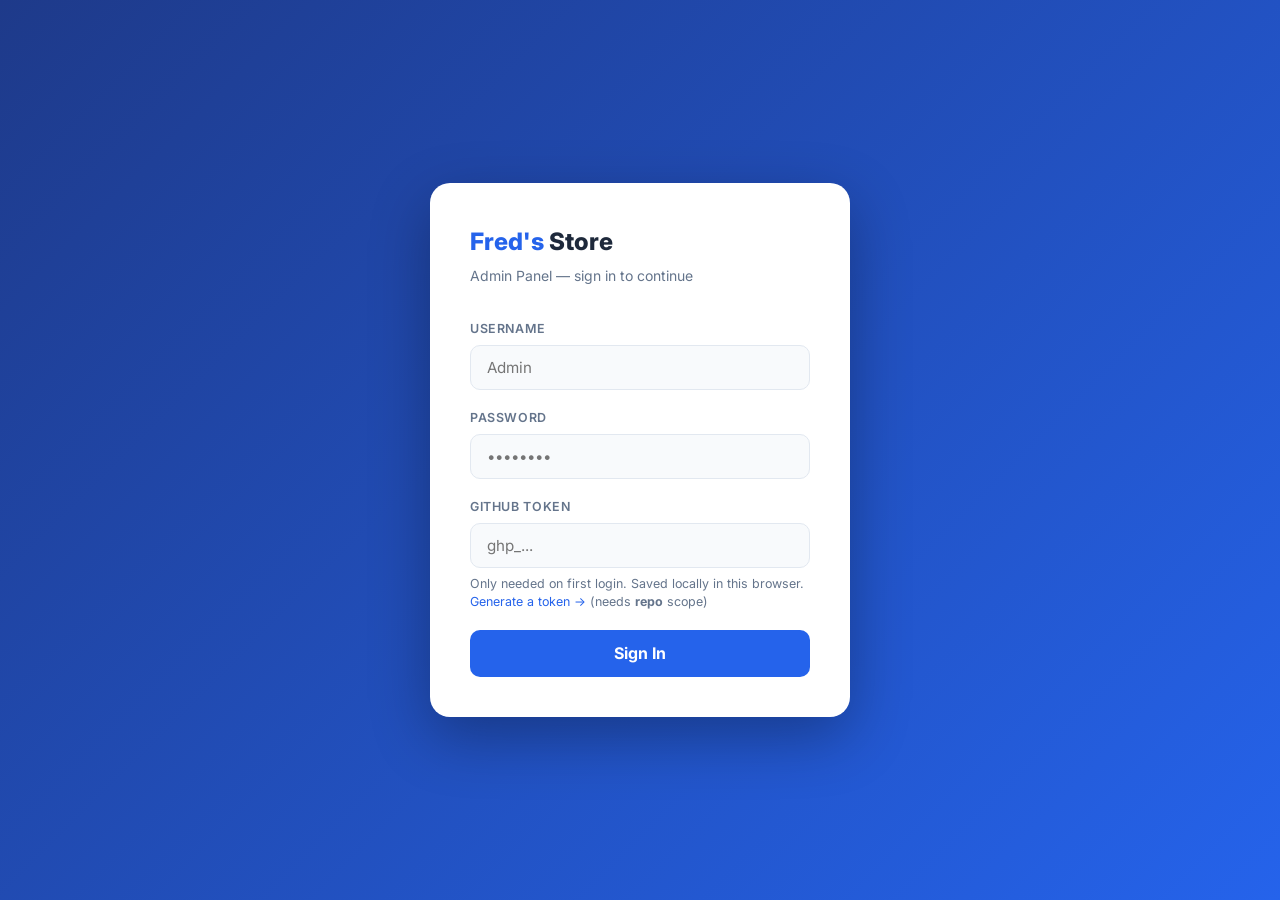
<file: admin.html>
<!DOCTYPE html>
<html lang="en">
<head>
  <meta charset="UTF-8" />
  <meta name="viewport" content="width=device-width, initial-scale=1.0" />
  <title>Admin — Fred's Store</title>
  <link rel="preconnect" href="https://fonts.googleapis.com" />
  <link rel="preconnect" href="https://fonts.gstatic.com" crossorigin />
  <link href="https://fonts.googleapis.com/css2?family=Inter:wght@400;500;600;700;800&display=swap" rel="stylesheet" />
  <style>
    *, *::before, *::after { box-sizing: border-box; margin: 0; padding: 0; }
    :root {
      --brand:    #2563eb;
      --brand-dk: #1d4ed8;
      --accent:   #f59e0b;
      --bg:       #f8fafc;
      --surface:  #ffffff;
      --border:   #e2e8f0;
      --text:     #1e293b;
      --muted:    #64748b;
      --danger:   #ef4444;
      --success:  #22c55e;
      --font:     'Inter', system-ui, -apple-system, sans-serif;
      --shadow:   0 2px 8px rgba(0,0,0,.08);
    }
    html { color-scheme: light; }
    body { font-family: var(--font); background: var(--bg); color: var(--text); line-height: 1.6; min-height: 100vh; }
    a { color: inherit; text-decoration: none; }
    img { display: block; max-width: 100%; }
    button { font-family: inherit; cursor: pointer; border: none; }

    /* ===== LOGIN ===== */
    #loginScreen {
      min-height: 100vh;
      display: flex;
      align-items: center;
      justify-content: center;
      padding: 1.5rem;
      background: linear-gradient(135deg, #1e3a8a 0%, #2563eb 100%);
    }
    .login-card {
      background: var(--surface);
      border-radius: 20px;
      padding: 2.5rem;
      width: 100%;
      max-width: 420px;
      box-shadow: 0 20px 60px rgba(0,0,0,.3);
    }
    .login-logo { font-size: 1.5rem; font-weight: 800; color: var(--brand); margin-bottom: .2rem; }
    .login-logo span { color: var(--text); }
    .login-sub { font-size: .875rem; color: var(--muted); margin-bottom: 2rem; }

    .field-label {
      display: block;
      font-size: .78rem;
      font-weight: 600;
      color: var(--muted);
      text-transform: uppercase;
      letter-spacing: .05em;
      margin-bottom: .4rem;
    }
    .login-card input {
      width: 100%;
      padding: .75rem 1rem;
      border: 1.5px solid var(--border);
      border-radius: 10px;
      font-family: var(--font);
      font-size: .95rem;
      color: var(--text);
      background: var(--bg);
      margin-bottom: 1.1rem;
      transition: border-color .15s;
    }
    .login-card input:focus { outline: none; border-color: var(--brand); background: #fff; }
    .token-hint {
      font-size: .78rem;
      color: var(--muted);
      margin-top: -.7rem;
      margin-bottom: 1.1rem;
      line-height: 1.5;
    }
    .token-hint a { color: var(--brand); }
    .btn-login {
      width: 100%;
      padding: .85rem;
      background: var(--brand);
      color: #fff;
      font-size: 1rem;
      font-weight: 700;
      border-radius: 10px;
      transition: background .15s;
    }
    .btn-login:hover { background: var(--brand-dk); }
    #loginError {
      margin-top: .8rem;
      padding: .6rem .9rem;
      background: #fef2f2;
      border: 1px solid #fecaca;
      border-radius: 8px;
      color: var(--danger);
      font-size: .875rem;
      display: none;
    }

    /* ===== ADMIN PANEL ===== */
    #adminPanel { display: none; }

    header {
      background: var(--surface);
      border-bottom: 1px solid var(--border);
      position: sticky;
      top: 0;
      z-index: 100;
      box-shadow: var(--shadow);
    }
    .header-inner {
      max-width: 860px;
      margin: 0 auto;
      padding: .85rem 1.25rem;
      display: flex;
      align-items: center;
      justify-content: space-between;
    }
    .logo { font-size: 1.15rem; font-weight: 800; color: var(--brand); }
    .logo span { color: var(--text); }
    .header-links { display: flex; align-items: center; gap: 1rem; }
    .badge-admin {
      background: var(--accent);
      color: #fff;
      font-size: .7rem;
      font-weight: 700;
      padding: .2rem .55rem;
      border-radius: 20px;
      letter-spacing: .04em;
    }
    .header-links a, .btn-signout {
      font-size: .875rem;
      font-weight: 600;
      color: var(--muted);
      background: none;
      transition: color .15s;
    }
    .header-links a:hover, .btn-signout:hover { color: var(--text); }

    main { max-width: 860px; margin: 2rem auto; padding: 0 1.25rem 5rem; }

    .page-title { font-size: 1.5rem; font-weight: 800; margin-bottom: .2rem; }
    .page-sub { color: var(--muted); font-size: .9rem; margin-bottom: 1.75rem; }

    .form-card {
      background: var(--surface);
      border-radius: 16px;
      padding: 2rem;
      box-shadow: var(--shadow);
      border: 1px solid var(--border);
    }

    .form-grid { display: grid; grid-template-columns: 1fr 1fr; gap: 1.25rem; }
    @media (max-width: 580px) { .form-grid { grid-template-columns: 1fr; } }

    .form-group { display: flex; flex-direction: column; gap: .4rem; }
    .form-group.full { grid-column: 1 / -1; }

    .form-group label {
      font-size: .78rem;
      font-weight: 600;
      color: var(--muted);
      text-transform: uppercase;
      letter-spacing: .05em;
    }
    .form-group input,
    .form-group select,
    .form-group textarea {
      width: 100%;
      padding: .7rem 1rem;
      border: 1.5px solid var(--border);
      border-radius: 10px;
      font-family: var(--font);
      font-size: .95rem;
      color: var(--text);
      background: var(--bg);
      transition: border-color .15s;
    }
    .form-group input:focus,
    .form-group select:focus,
    .form-group textarea:focus { outline: none; border-color: var(--brand); background: #fff; }
    .form-group textarea { resize: vertical; min-height: 90px; }

    .img-preview-wrap {
      border: 1.5px dashed var(--border);
      border-radius: 10px;
      overflow: hidden;
      background: var(--bg);
      min-height: 130px;
      display: flex;
      align-items: center;
      justify-content: center;
      margin-top: .5rem;
    }
    .img-preview-wrap img { max-height: 220px; width: 100%; object-fit: contain; }
    .img-placeholder { color: var(--muted); font-size: .85rem; text-align: center; padding: 1.5rem; }

    .checkbox-row {
      display: flex;
      align-items: center;
      gap: .6rem;
      padding: .7rem 1rem;
      border: 1.5px solid var(--border);
      border-radius: 10px;
      background: var(--bg);
      height: 100%;
    }
    .checkbox-row input[type="checkbox"] {
      width: 18px; height: 18px;
      accent-color: var(--brand);
      padding: 0; border: none; background: none;
    }
    .checkbox-row span { font-size: .95rem; color: var(--text); }

    .btn-submit {
      width: 100%;
      padding: .9rem;
      background: var(--brand);
      color: #fff;
      font-size: 1rem;
      font-weight: 700;
      border-radius: 10px;
      transition: background .15s, transform .1s;
      margin-top: 1.75rem;
      display: flex;
      align-items: center;
      justify-content: center;
      gap: .5rem;
    }
    .btn-submit:hover { background: var(--brand-dk); }
    .btn-submit:active { transform: scale(.98); }
    .btn-submit:disabled { background: var(--muted); cursor: not-allowed; transform: none; }

    #statusMsg {
      margin-top: 1rem;
      padding: .85rem 1rem;
      border-radius: 10px;
      font-size: .9rem;
      font-weight: 600;
      display: none;
      line-height: 1.5;
    }
    #statusMsg.success { background: #f0fdf4; border: 1px solid #bbf7d0; color: #15803d; }
    #statusMsg.error   { background: #fef2f2; border: 1px solid #fecaca; color: var(--danger); }

    .spinner {
      width: 18px; height: 18px;
      border: 2.5px solid rgba(255,255,255,.35);
      border-top-color: #fff;
      border-radius: 50%;
      animation: spin .7s linear infinite;
      display: none;
      flex-shrink: 0;
    }
    @keyframes spin { to { transform: rotate(360deg); } }
  </style>
</head>
<body>

<!-- ===== LOGIN SCREEN ===== -->
<div id="loginScreen">
  <div class="login-card">
    <div class="login-logo">Fred's <span>Store</span></div>
    <p class="login-sub">Admin Panel — sign in to continue</p>

    <label class="field-label" for="inputUser">Username</label>
    <input type="text" id="inputUser" placeholder="Admin" autocomplete="username" />

    <label class="field-label" for="inputPass">Password</label>
    <input type="password" id="inputPass" placeholder="••••••••" autocomplete="current-password" />

    <label class="field-label" for="inputToken">GitHub Token</label>
    <input type="password" id="inputToken" placeholder="ghp_..." autocomplete="off" />
    <p class="token-hint">Only needed on first login. Saved locally in this browser.<br>
      <a href="https://github.com/settings/tokens" target="_blank" rel="noopener">Generate a token →</a> (needs <strong>repo</strong> scope)
    </p>

    <button class="btn-login" onclick="login()">Sign In</button>
    <div id="loginError">Incorrect username or password.</div>
  </div>
</div>

<!-- ===== ADMIN PANEL ===== -->
<div id="adminPanel">
  <header>
    <div class="header-inner">
      <span class="logo">Fred's <span>Store</span></span>
      <div class="header-links">
        <span class="badge-admin">ADMIN</span>
        <a href="index.html" target="_blank" rel="noopener">View Store →</a>
        <button class="btn-signout" onclick="logout()">Sign Out</button>
      </div>
    </div>
  </header>

  <main>
    <h1 class="page-title">Add New Product</h1>
    <p class="page-sub">Fill out the form and hit Save. The store updates automatically in ~30 seconds.</p>

    <div class="form-card">
      <div class="form-grid">

        <div class="form-group full">
          <label for="fName">Product Name *</label>
          <input type="text" id="fName" placeholder="e.g. Sony WH-1000XM3" />
        </div>

        <div class="form-group">
          <label for="fCategory">Category *</label>
          <select id="fCategory">
            <option value="">— Select —</option>
            <option value="Electronicos">Electronicos</option>
            <option value="Filos">Filos</option>
            <option value="Replicas">Replicas</option>
            <option value="Calculadoras">Calculadoras</option>
            <option value="Otros">Otros</option>
            
          </select>
        </div>

        <div class="form-group">
          <label for="fCondition">Condition *</label>
          <select id="fCondition">
            <option value="">— Select —</option>
            <option value="Nuevo">Nuevo</option>
            <option value="Excelente estado">Excelente estado</option>
            <option value="Muy buen estado">Muy buen estado</option>
            <option value="Buen estado">Buen estado</option>
            <option value="Usado">Usado</option>
            <option value="Good">Good</option>
          </select>
        </div>

        <div class="form-group">
          <label for="fPrice">Price (USD) *</label>
          <input type="number" id="fPrice" placeholder="50" min="0" step="1" />
        </div>

        <div class="form-group">
          <label>Status</label>
          <div class="checkbox-row">
            <input type="checkbox" id="fSold" />
            <span>Mark as Sold</span>
          </div>
        </div>

        <div class="form-group full">
          <label for="fDesc">Description *</label>
          <textarea id="fDesc" placeholder="Short description of the product..."></textarea>
        </div>

        <div class="form-group full">
          <label for="fImage">Image URL (Cloudinary) *</label>
          <input type="url" id="fImage" placeholder="https://res.cloudinary.com/..." oninput="previewImage()" />
          <div class="img-preview-wrap" id="imgPreview">
            <div class="img-placeholder">Paste a Cloudinary URL above to preview the image</div>
          </div>
        </div>

      </div><!-- /form-grid -->

      <button class="btn-submit" id="submitBtn" onclick="submitProduct()">
        <div class="spinner" id="spinner"></div>
        <span id="submitLabel">Save Product to Store</span>
      </button>

      <div id="statusMsg"></div>
    </div><!-- /form-card -->
  </main>
</div>

<script>
  /* ===== CONFIG ===== */
  const ADMIN_USER = "Admin";
  const ADMIN_PASS = "NFf5@X5s9MsEFUz";
  const GH_OWNER   = "frejimgo";
  const GH_REPO    = "my-store";
  const GH_FILE    = "js/products.js";

  /* ===== AUTH ===== */
  function login() {
    const user  = document.getElementById("inputUser").value.trim();
    const pass  = document.getElementById("inputPass").value;
    const token = document.getElementById("inputToken").value.trim();
    const err   = document.getElementById("loginError");

    if (user !== ADMIN_USER || pass !== ADMIN_PASS) {
      err.textContent = "Incorrect username or password.";
      err.style.display = "block";
      return;
    }

    if (token) localStorage.setItem("gh_token", token);

    if (!localStorage.getItem("gh_token")) {
      err.textContent = "Please enter your GitHub token.";
      err.style.display = "block";
      return;
    }

    err.style.display = "none";
    sessionStorage.setItem("admin_auth", "1");
    document.getElementById("loginScreen").style.display = "none";
    document.getElementById("adminPanel").style.display  = "block";
  }

  function logout() {
    sessionStorage.removeItem("admin_auth");
    document.getElementById("adminPanel").style.display  = "none";
    document.getElementById("loginScreen").style.display = "flex";
    document.getElementById("inputPass").value  = "";
    document.getElementById("inputToken").value = "";
  }

  // Resume session if already authenticated
  if (sessionStorage.getItem("admin_auth") && localStorage.getItem("gh_token")) {
    document.getElementById("loginScreen").style.display = "none";
    document.getElementById("adminPanel").style.display  = "block";
  }

  // Hide token hint if already stored
  if (localStorage.getItem("gh_token")) {
    document.getElementById("inputToken").placeholder = "Already saved — leave blank to keep";
  }

  // Submit on Enter from login fields
  document.addEventListener("keydown", e => {
    if (e.key === "Enter" && document.getElementById("loginScreen").style.display !== "none") login();
  });

  /* ===== IMAGE PREVIEW ===== */
  function previewImage() {
    const url  = document.getElementById("fImage").value.trim();
    const wrap = document.getElementById("imgPreview");
    if (!url) {
      wrap.innerHTML = '<div class="img-placeholder">Paste a Cloudinary URL above to preview the image</div>';
      return;
    }
    wrap.innerHTML = `<img src="${url}" alt="Preview"
      onerror="this.parentElement.innerHTML='<div class=\\'img-placeholder\\'>Could not load image — check the URL.</div>'" />`;
  }

  /* ===== SUBMIT ===== */
  async function submitProduct() {
    const name      = document.getElementById("fName").value.trim();
    const category  = document.getElementById("fCategory").value;
    const condition = document.getElementById("fCondition").value;
    const price     = parseInt(document.getElementById("fPrice").value, 10);
    const sold      = document.getElementById("fSold").checked;
    const desc      = document.getElementById("fDesc").value.trim();
    const image     = document.getElementById("fImage").value.trim();

    if (!name || !category || !condition || !price || !desc || !image) {
      showStatus("Please fill in all required fields.", "error");
      return;
    }

    setLoading(true);
    showStatus("", "");

    try {
      const token = localStorage.getItem("gh_token");

      // 1. Fetch current products.js
      const getRes = await fetch(
        `https://api.github.com/repos/${GH_OWNER}/${GH_REPO}/contents/${GH_FILE}`,
        { headers: { Authorization: `token ${token}`, Accept: "application/vnd.github.v3+json" } }
      );
      if (!getRes.ok) throw new Error("Could not read products.js from GitHub. Check your token has repo scope.");
      const fileData = await getRes.json();
      const currentContent = decodeURIComponent(escape(atob(fileData.content.replace(/\n/g, ""))));
      const sha = fileData.sha;

      // 2. Determine next ID
      const idMatches = [...currentContent.matchAll(/id:\s*(\d+)/g)];
      const maxId = idMatches.length ? Math.max(...idMatches.map(m => parseInt(m[1], 10))) : 0;
      const newId = maxId + 1;

      // 3. Build product entry string
      const esc = s => String(s).replace(/\\/g, "\\\\").replace(/"/g, '\\"');
      const entry = `  {\n    id: ${newId},\n    name: "${esc(name)}",\n    category: "${esc(category)}",\n    price: ${price},\n    image: "${esc(image)}",\n    description: "${esc(desc)}",\n    condition: "${esc(condition)}",\n    sold: ${sold},\n  },\n`;

      // 4. Insert before closing ];
      const insertAt = currentContent.lastIndexOf("];");
      if (insertAt === -1) throw new Error("Could not find the end of PRODUCTS array in products.js.");
      const newContent = currentContent.slice(0, insertAt) + entry + currentContent.slice(insertAt);

      // 5. Commit back to GitHub
      const putRes = await fetch(
        `https://api.github.com/repos/${GH_OWNER}/${GH_REPO}/contents/${GH_FILE}`,
        {
          method: "PUT",
          headers: {
            Authorization: `token ${token}`,
            Accept: "application/vnd.github.v3+json",
            "Content-Type": "application/json"
          },
          body: JSON.stringify({
            message: `Add product: ${name}`,
            content: btoa(unescape(encodeURIComponent(newContent))),
            sha
          })
        }
      );
      if (!putRes.ok) {
        const errData = await putRes.json().catch(() => ({}));
        throw new Error(errData.message || "GitHub commit failed.");
      }

      showStatus(`Product "${name}" saved! Netlify is deploying — your store will update in ~30 seconds.`, "success");
      resetForm();

    } catch (err) {
      showStatus(`Error: ${err.message}`, "error");
    } finally {
      setLoading(false);
    }
  }

  function setLoading(on) {
    document.getElementById("submitBtn").disabled         = on;
    document.getElementById("spinner").style.display     = on ? "block" : "none";
    document.getElementById("submitLabel").textContent   = on ? "Saving to store…" : "Save Product to Store";
  }

  function showStatus(msg, type) {
    const el = document.getElementById("statusMsg");
    el.textContent   = msg;
    el.className     = type;
    el.style.display = msg ? "block" : "none";
  }

  function resetForm() {
    document.getElementById("fName").value  = "";
    document.getElementById("fDesc").value  = "";
    document.getElementById("fImage").value = "";
    document.getElementById("fPrice").value = "";
    document.getElementById("fCategory").selectedIndex  = 0;
    document.getElementById("fCondition").selectedIndex = 0;
    document.getElementById("fSold").checked = false;
    document.getElementById("imgPreview").innerHTML =
      '<div class="img-placeholder">Paste a Cloudinary URL above to preview the image</div>';
  }
</script>
</body>
</html>
</file>
